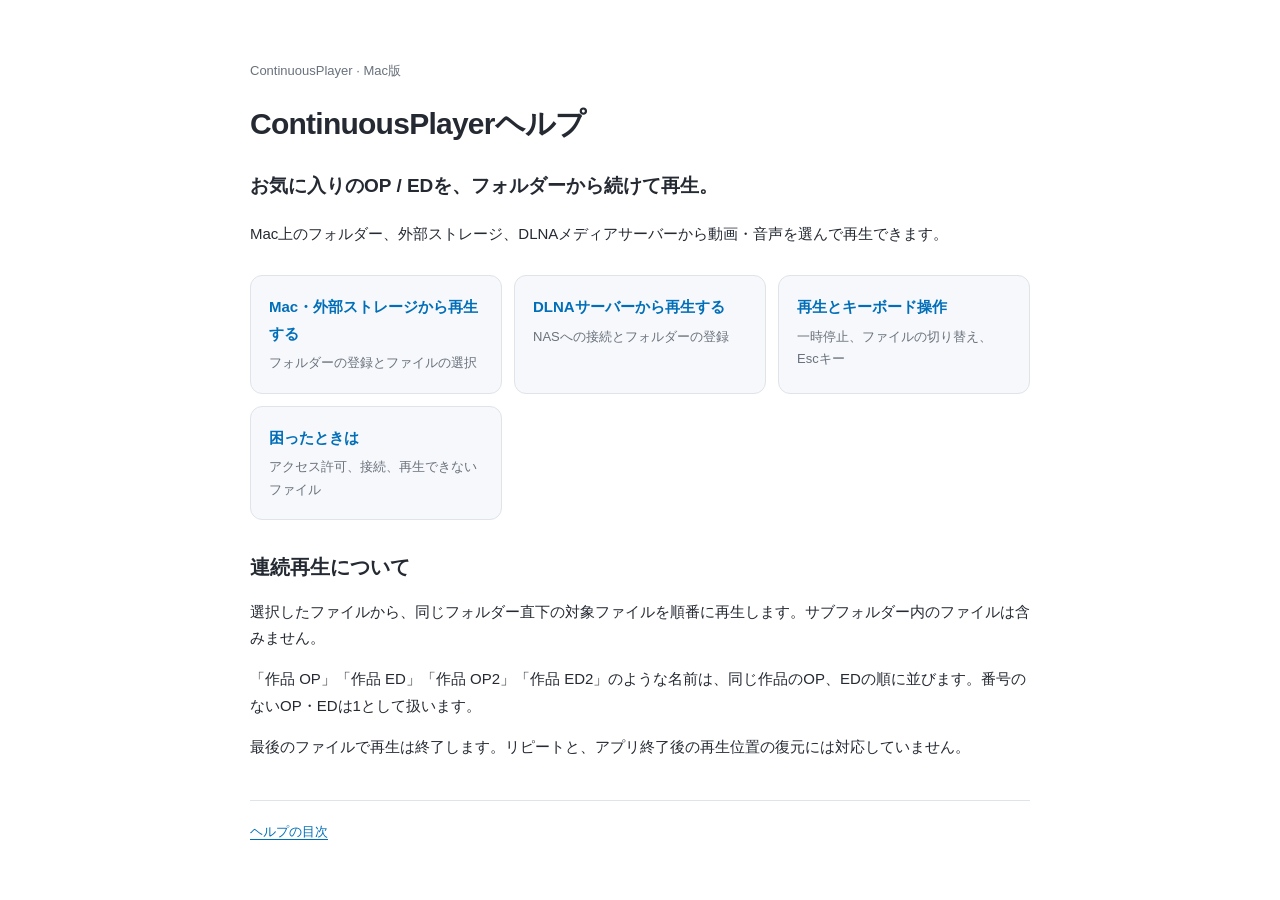
<file: MacHelp/ContinuousPlayer.help/Contents/Resources/ja.lproj/index.html>
<!doctype html>
<html lang="ja"><head><meta charset="utf-8">
<meta name="viewport" content="width=device-width, initial-scale=1">
<meta name="AppleTitle" content="ContinuousPlayerヘルプ">
<meta name="description" content="MacのフォルダーやDLNAサーバーに保存した動画・音声を連続再生します。">
<meta name="keywords" content="ContinuousPlayer, 動画, OP, ED, フォルダー, DLNA, Mac">
<title>ContinuousPlayerヘルプ</title><link rel="stylesheet" href="style.css"></head>
<body><main><header><p class="eyebrow">ContinuousPlayer · Mac版</p><h1>ContinuousPlayerヘルプ</h1></header>

<p class="intro">お気に入りのOP / EDを、フォルダーから続けて再生。</p>
<p>Mac上のフォルダー、外部ストレージ、DLNAメディアサーバーから動画・音声を選んで再生できます。</p>
<nav aria-label="ヘルプの目次" class="topics">
<a href="local.html"><strong>Mac・外部ストレージから再生する</strong><span>フォルダーの登録とファイルの選択</span></a>
<a href="dlna.html"><strong>DLNAサーバーから再生する</strong><span>NASへの接続とフォルダーの登録</span></a>
<a href="controls.html"><strong>再生とキーボード操作</strong><span>一時停止、ファイルの切り替え、Escキー</span></a>
<a href="troubleshooting.html"><strong>困ったときは</strong><span>アクセス許可、接続、再生できないファイル</span></a>
</nav>
<h2>連続再生について</h2>
<p>選択したファイルから、同じフォルダー直下の対象ファイルを順番に再生します。サブフォルダー内のファイルは含みません。</p>
<p>「作品 OP」「作品 ED」「作品 OP2」「作品 ED2」のような名前は、同じ作品のOP、EDの順に並びます。番号のないOP・EDは1として扱います。</p>
<p>最後のファイルで再生は終了します。リピートと、アプリ終了後の再生位置の復元には対応していません。</p>

<footer><a href="index.html">ヘルプの目次</a></footer></main></body></html>
</file>
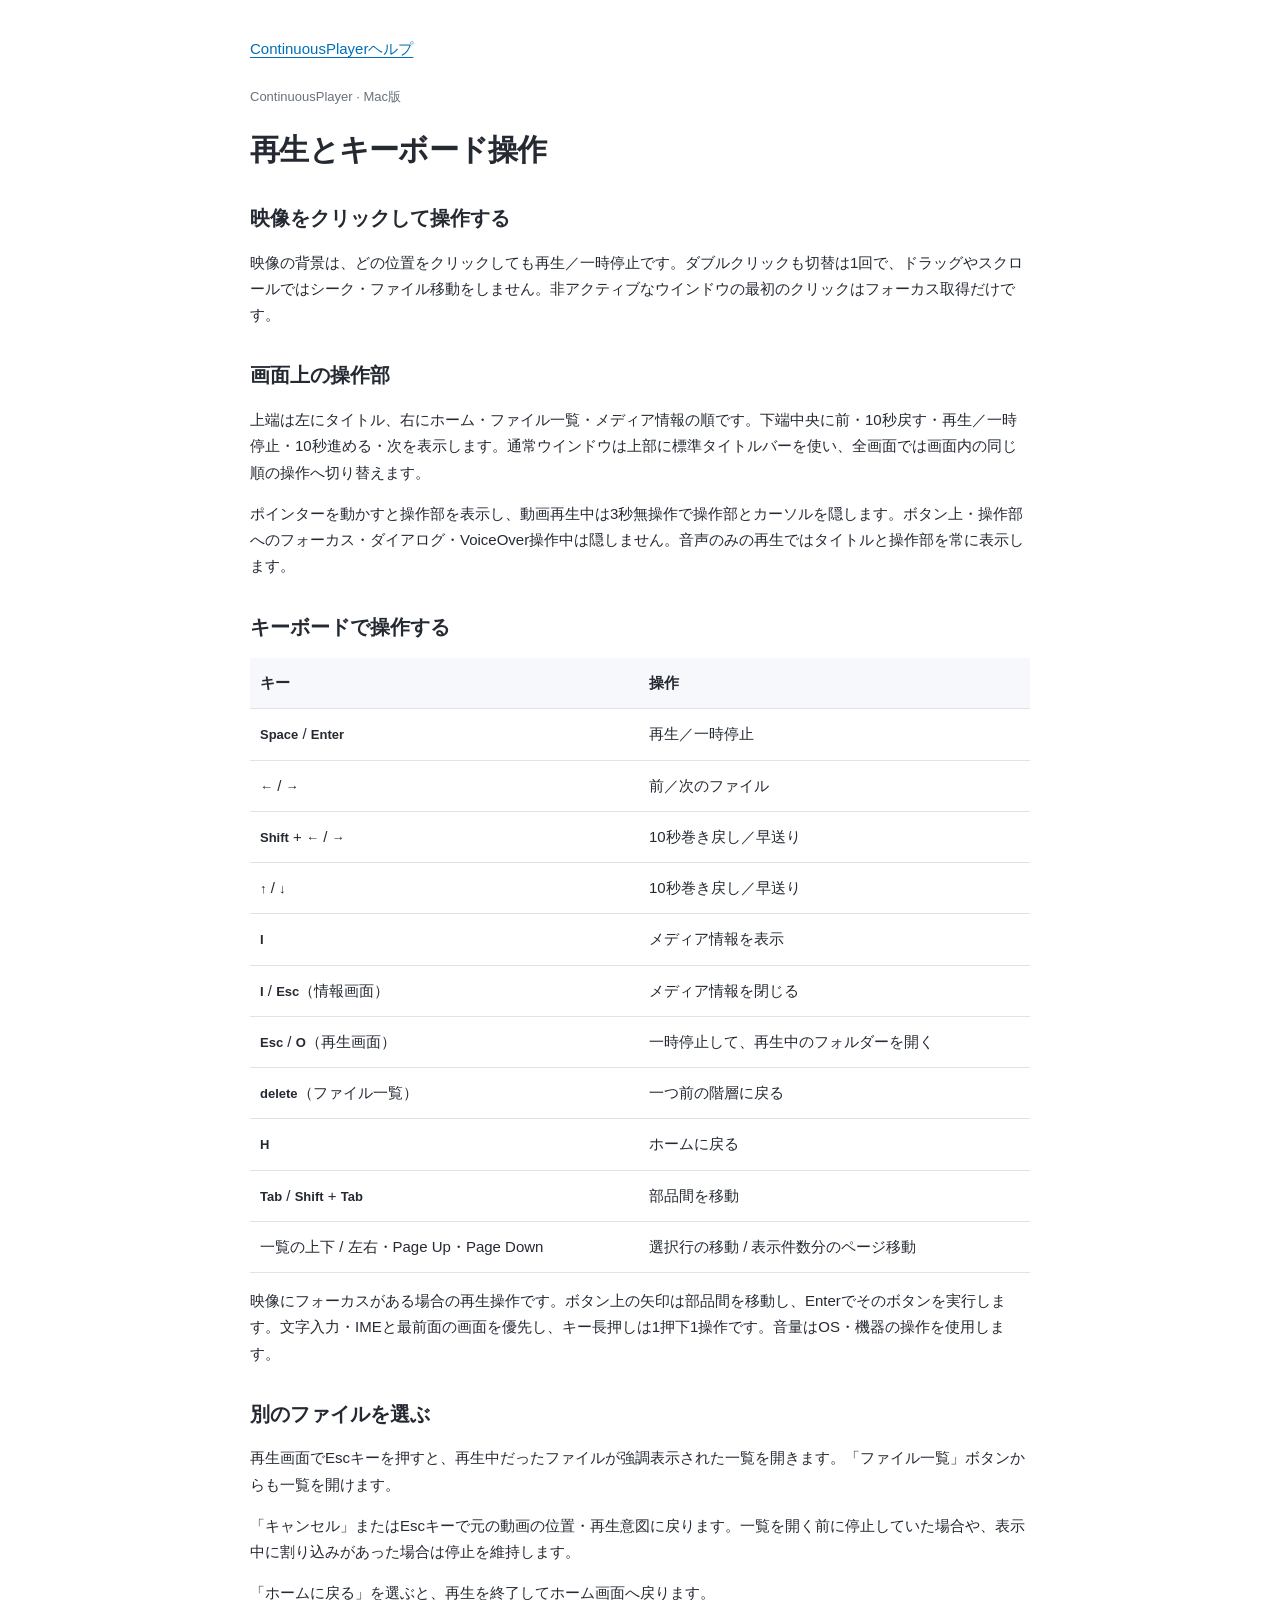
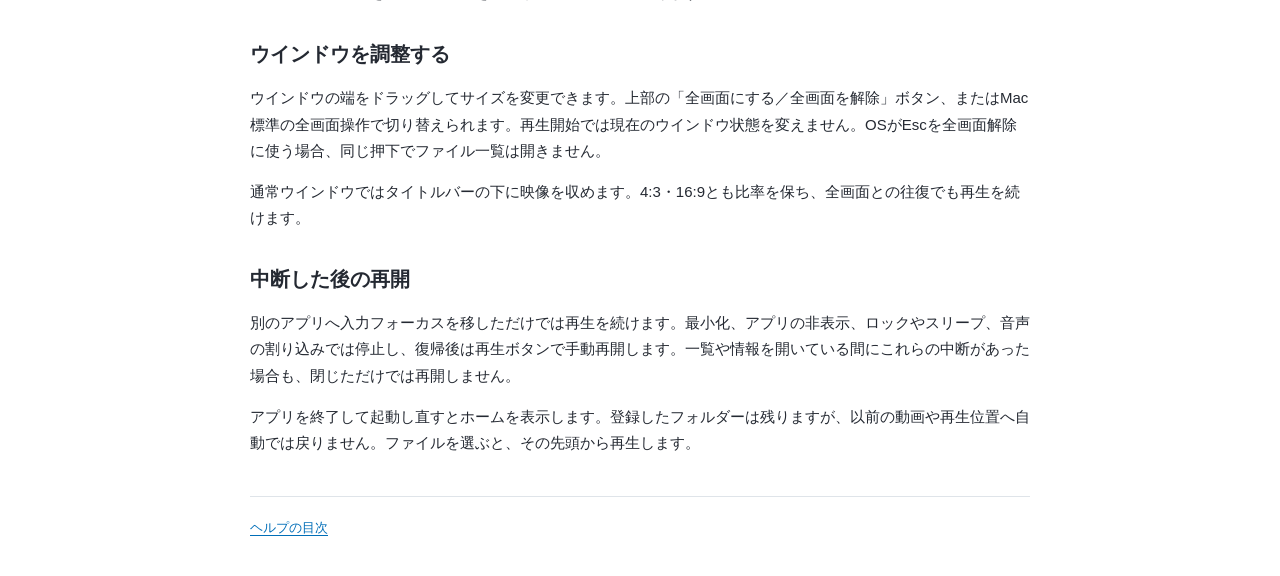
<file: MacHelp/ContinuousPlayer.help/Contents/Resources/ja.lproj/controls.html>
<!doctype html>
<html lang="ja"><head><meta charset="utf-8">
<meta name="viewport" content="width=device-width, initial-scale=1">
<meta name="AppleTitle" content="ContinuousPlayerヘルプ">
<meta name="description" content="Macで使えるクリック操作、ショートカット、ファイル選択への戻り方を説明します。">
<meta name="keywords" content="ContinuousPlayer, 動画, OP, ED, フォルダー, DLNA, Mac">
<title>再生とキーボード操作</title><link rel="stylesheet" href="style.css"></head>
<body><main><nav aria-label="パンくず"><a href="index.html">ContinuousPlayerヘルプ</a></nav><header><p class="eyebrow">ContinuousPlayer · Mac版</p><h1>再生とキーボード操作</h1></header>

<h2>映像をクリックして操作する</h2>
<p>映像の背景は、どの位置をクリックしても再生／一時停止です。ダブルクリックも切替は1回で、ドラッグやスクロールではシーク・ファイル移動をしません。非アクティブなウインドウの最初のクリックはフォーカス取得だけです。</p>
<h2>画面上の操作部</h2>
<p>上端は左にタイトル、右にホーム・ファイル一覧・メディア情報の順です。下端中央に前・10秒戻す・再生／一時停止・10秒進める・次を表示します。通常ウインドウは上部に標準タイトルバーを使い、全画面では画面内の同じ順の操作へ切り替えます。</p>
<p>ポインターを動かすと操作部を表示し、動画再生中は3秒無操作で操作部とカーソルを隠します。ボタン上・操作部へのフォーカス・ダイアログ・VoiceOver操作中は隠しません。音声のみの再生ではタイトルと操作部を常に表示します。</p>
<h2>キーボードで操作する</h2>
<table><thead><tr><th scope="col">キー</th><th scope="col">操作</th></tr></thead><tbody>
<tr><td><kbd>Space</kbd> / <kbd>Enter</kbd></td><td>再生／一時停止</td></tr>
<tr><td><kbd>←</kbd> / <kbd>→</kbd></td><td>前／次のファイル</td></tr>
<tr><td><kbd>Shift</kbd> + <kbd>←</kbd> / <kbd>→</kbd></td><td>10秒巻き戻し／早送り</td></tr>
<tr><td><kbd>↑</kbd> / <kbd>↓</kbd></td><td>10秒巻き戻し／早送り</td></tr>
<tr><td><kbd>I</kbd></td><td>メディア情報を表示</td></tr>
<tr><td><kbd>I</kbd> / <kbd>Esc</kbd>（情報画面）</td><td>メディア情報を閉じる</td></tr>
<tr><td><kbd>Esc</kbd> / <kbd>O</kbd>（再生画面）</td><td>一時停止して、再生中のフォルダーを開く</td></tr>
<tr><td><kbd>delete</kbd>（ファイル一覧）</td><td>一つ前の階層に戻る</td></tr>
<tr><td><kbd>H</kbd></td><td>ホームに戻る</td></tr>
<tr><td><kbd>Tab</kbd> / <kbd>Shift</kbd> + <kbd>Tab</kbd></td><td>部品間を移動</td></tr>
<tr><td>一覧の上下 / 左右・Page Up・Page Down</td><td>選択行の移動 / 表示件数分のページ移動</td></tr>
</tbody></table>
<p>映像にフォーカスがある場合の再生操作です。ボタン上の矢印は部品間を移動し、Enterでそのボタンを実行します。文字入力・IMEと最前面の画面を優先し、キー長押しは1押下1操作です。音量はOS・機器の操作を使用します。</p>
<h2>別のファイルを選ぶ</h2>
<p>再生画面でEscキーを押すと、再生中だったファイルが強調表示された一覧を開きます。「ファイル一覧」ボタンからも一覧を開けます。</p>
<p>「キャンセル」またはEscキーで元の動画の位置・再生意図に戻ります。一覧を開く前に停止していた場合や、表示中に割り込みがあった場合は停止を維持します。</p>
<p>「ホームに戻る」を選ぶと、再生を終了してホーム画面へ戻ります。</p>
<h2>ウインドウを調整する</h2>
<p>ウインドウの端をドラッグしてサイズを変更できます。上部の「全画面にする／全画面を解除」ボタン、またはMac標準の全画面操作で切り替えられます。再生開始では現在のウインドウ状態を変えません。OSがEscを全画面解除に使う場合、同じ押下でファイル一覧は開きません。</p>
<p>通常ウインドウではタイトルバーの下に映像を収めます。4:3・16:9とも比率を保ち、全画面との往復でも再生を続けます。</p>
<h2>中断した後の再開</h2>
<p>別のアプリへ入力フォーカスを移しただけでは再生を続けます。最小化、アプリの非表示、ロックやスリープ、音声の割り込みでは停止し、復帰後は再生ボタンで手動再開します。一覧や情報を開いている間にこれらの中断があった場合も、閉じただけでは再開しません。</p>
<p>アプリを終了して起動し直すとホームを表示します。登録したフォルダーは残りますが、以前の動画や再生位置へ自動では戻りません。ファイルを選ぶと、その先頭から再生します。</p>

<footer><a href="index.html">ヘルプの目次</a></footer></main></body></html>
</file>
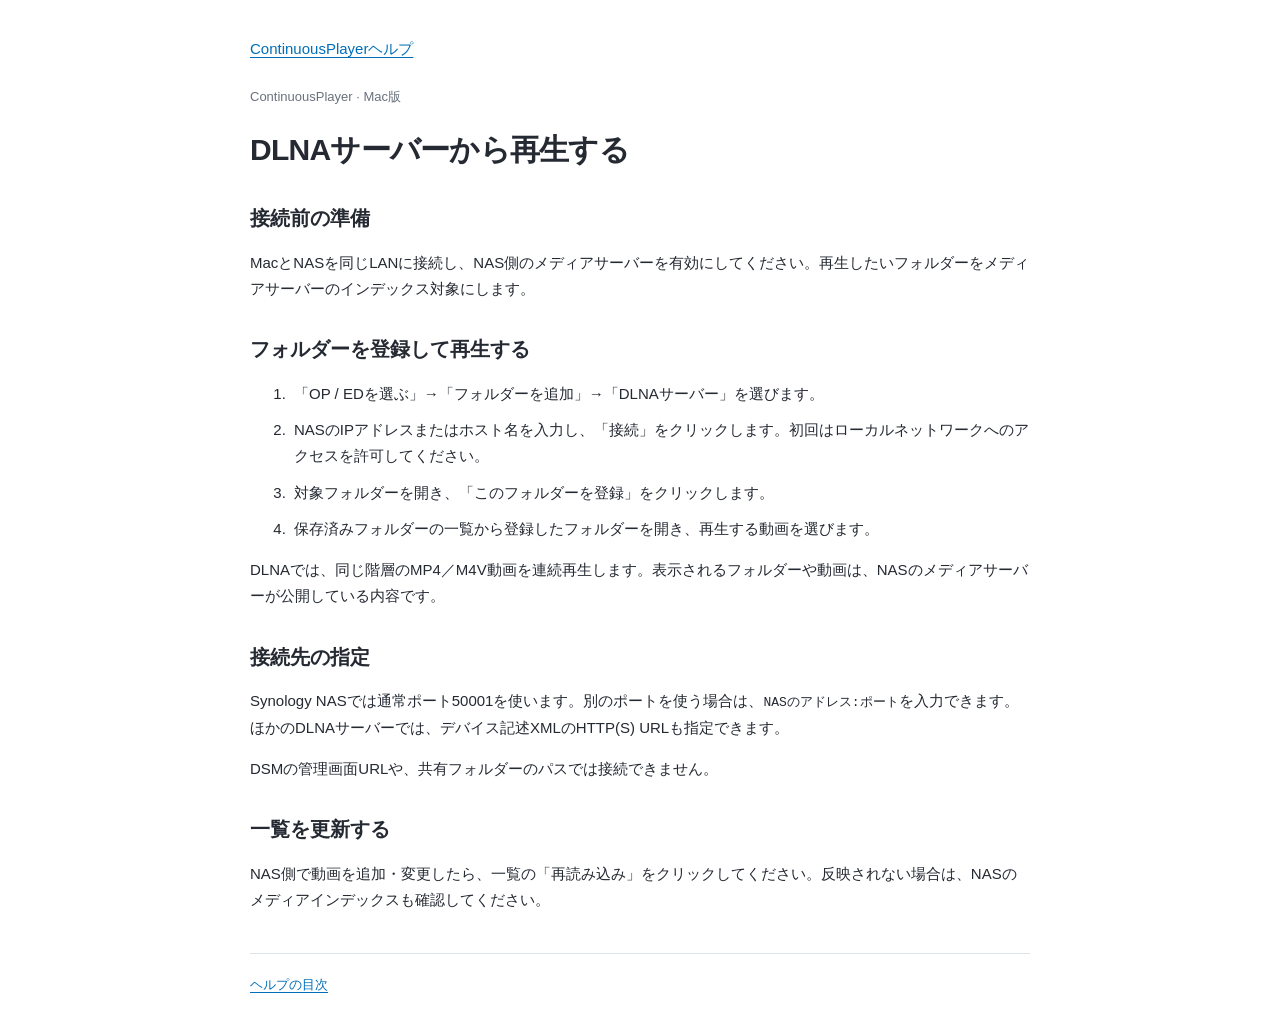
<file: MacHelp/ContinuousPlayer.help/Contents/Resources/ja.lproj/dlna.html>
<!doctype html>
<html lang="ja"><head><meta charset="utf-8">
<meta name="viewport" content="width=device-width, initial-scale=1">
<meta name="AppleTitle" content="ContinuousPlayerヘルプ">
<meta name="description" content="同じネットワークのNASに接続して、DLNAのフォルダーを登録します。">
<meta name="keywords" content="ContinuousPlayer, 動画, OP, ED, フォルダー, DLNA, Mac">
<title>DLNAサーバーから再生する</title><link rel="stylesheet" href="style.css"></head>
<body><main><nav aria-label="パンくず"><a href="index.html">ContinuousPlayerヘルプ</a></nav><header><p class="eyebrow">ContinuousPlayer · Mac版</p><h1>DLNAサーバーから再生する</h1></header>

<h2>接続前の準備</h2>
<p>MacとNASを同じLANに接続し、NAS側のメディアサーバーを有効にしてください。再生したいフォルダーをメディアサーバーのインデックス対象にします。</p>
<h2>フォルダーを登録して再生する</h2>
<ol><li>「OP / EDを選ぶ」→「フォルダーを追加」→「DLNAサーバー」を選びます。</li>
<li>NASのIPアドレスまたはホスト名を入力し、「接続」をクリックします。初回はローカルネットワークへのアクセスを許可してください。</li>
<li>対象フォルダーを開き、「このフォルダーを登録」をクリックします。</li>
<li>保存済みフォルダーの一覧から登録したフォルダーを開き、再生する動画を選びます。</li></ol>
<p>DLNAでは、同じ階層のMP4／M4V動画を連続再生します。表示されるフォルダーや動画は、NASのメディアサーバーが公開している内容です。</p>
<h2>接続先の指定</h2>
<p>Synology NASでは通常ポート50001を使います。別のポートを使う場合は、<code>NASのアドレス:ポート</code>を入力できます。ほかのDLNAサーバーでは、デバイス記述XMLのHTTP(S) URLも指定できます。</p>
<p>DSMの管理画面URLや、共有フォルダーのパスでは接続できません。</p>
<h2>一覧を更新する</h2>
<p>NAS側で動画を追加・変更したら、一覧の「再読み込み」をクリックしてください。反映されない場合は、NASのメディアインデックスも確認してください。</p>

<footer><a href="index.html">ヘルプの目次</a></footer></main></body></html>
</file>
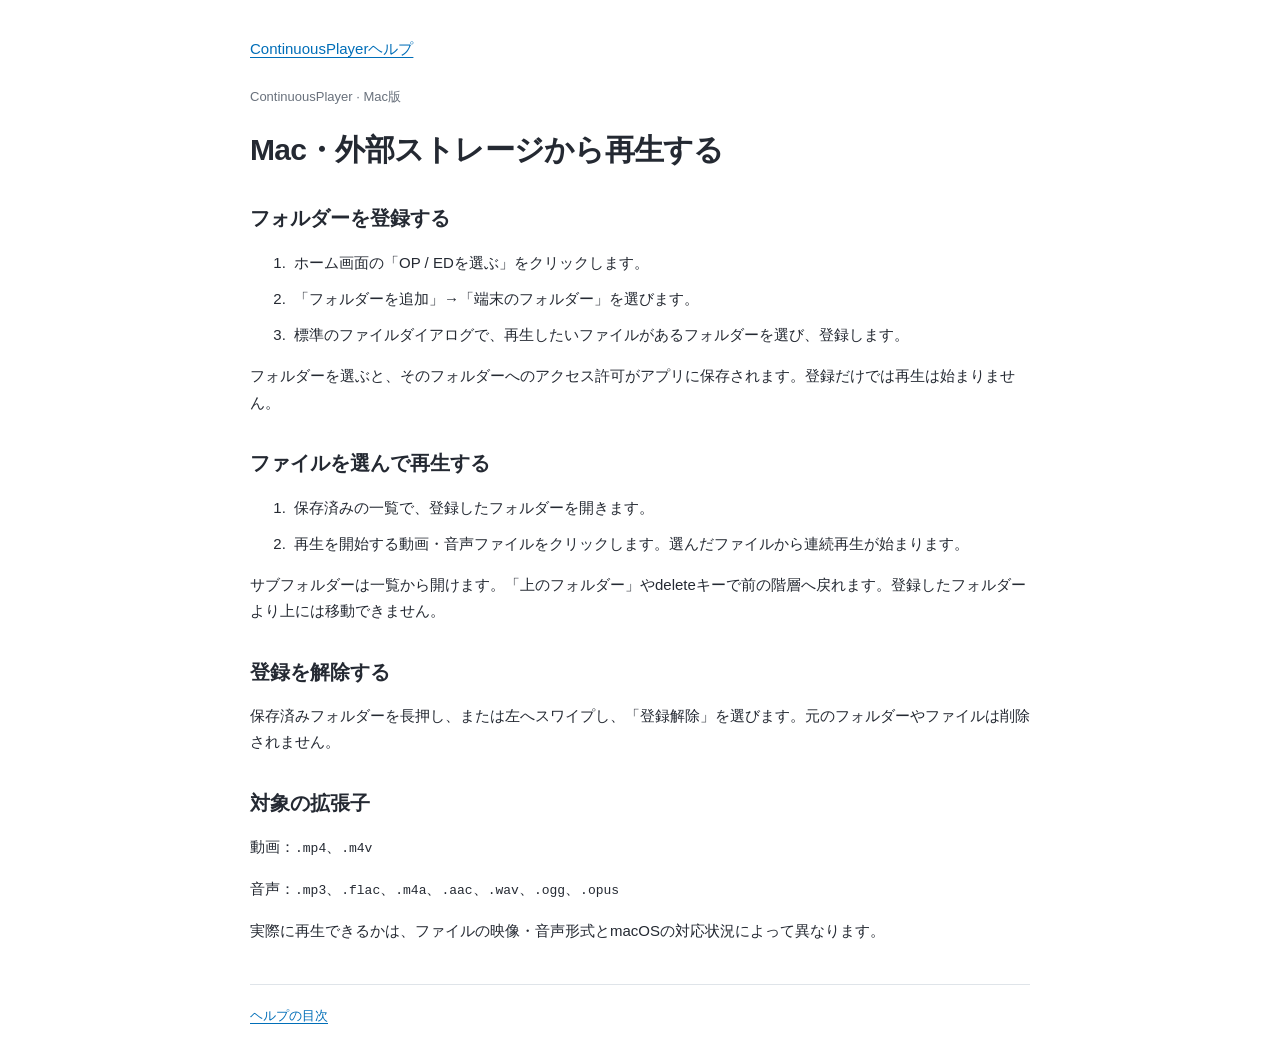
<file: MacHelp/ContinuousPlayer.help/Contents/Resources/ja.lproj/local.html>
<!doctype html>
<html lang="ja"><head><meta charset="utf-8">
<meta name="viewport" content="width=device-width, initial-scale=1">
<meta name="AppleTitle" content="ContinuousPlayerヘルプ">
<meta name="description" content="MacやUSBストレージのフォルダーを登録して、動画・音声ファイルを選びます。">
<meta name="keywords" content="ContinuousPlayer, 動画, OP, ED, フォルダー, DLNA, Mac">
<title>Mac・外部ストレージから再生する</title><link rel="stylesheet" href="style.css"></head>
<body><main><nav aria-label="パンくず"><a href="index.html">ContinuousPlayerヘルプ</a></nav><header><p class="eyebrow">ContinuousPlayer · Mac版</p><h1>Mac・外部ストレージから再生する</h1></header>

<h2>フォルダーを登録する</h2>
<ol><li>ホーム画面の「OP / EDを選ぶ」をクリックします。</li>
<li>「フォルダーを追加」→「端末のフォルダー」を選びます。</li>
<li>標準のファイルダイアログで、再生したいファイルがあるフォルダーを選び、登録します。</li></ol>
<p>フォルダーを選ぶと、そのフォルダーへのアクセス許可がアプリに保存されます。登録だけでは再生は始まりません。</p>
<h2>ファイルを選んで再生する</h2>
<ol><li>保存済みの一覧で、登録したフォルダーを開きます。</li>
<li>再生を開始する動画・音声ファイルをクリックします。選んだファイルから連続再生が始まります。</li></ol>
<p>サブフォルダーは一覧から開けます。「上のフォルダー」やdeleteキーで前の階層へ戻れます。登録したフォルダーより上には移動できません。</p>
<h2>登録を解除する</h2>
<p>保存済みフォルダーを長押し、または左へスワイプし、「登録解除」を選びます。元のフォルダーやファイルは削除されません。</p>
<h2>対象の拡張子</h2>
<p>動画：<code>.mp4</code>、<code>.m4v</code></p>
<p>音声：<code>.mp3</code>、<code>.flac</code>、<code>.m4a</code>、<code>.aac</code>、<code>.wav</code>、<code>.ogg</code>、<code>.opus</code></p>
<p>実際に再生できるかは、ファイルの映像・音声形式とmacOSの対応状況によって異なります。</p>

<footer><a href="index.html">ヘルプの目次</a></footer></main></body></html>
</file>
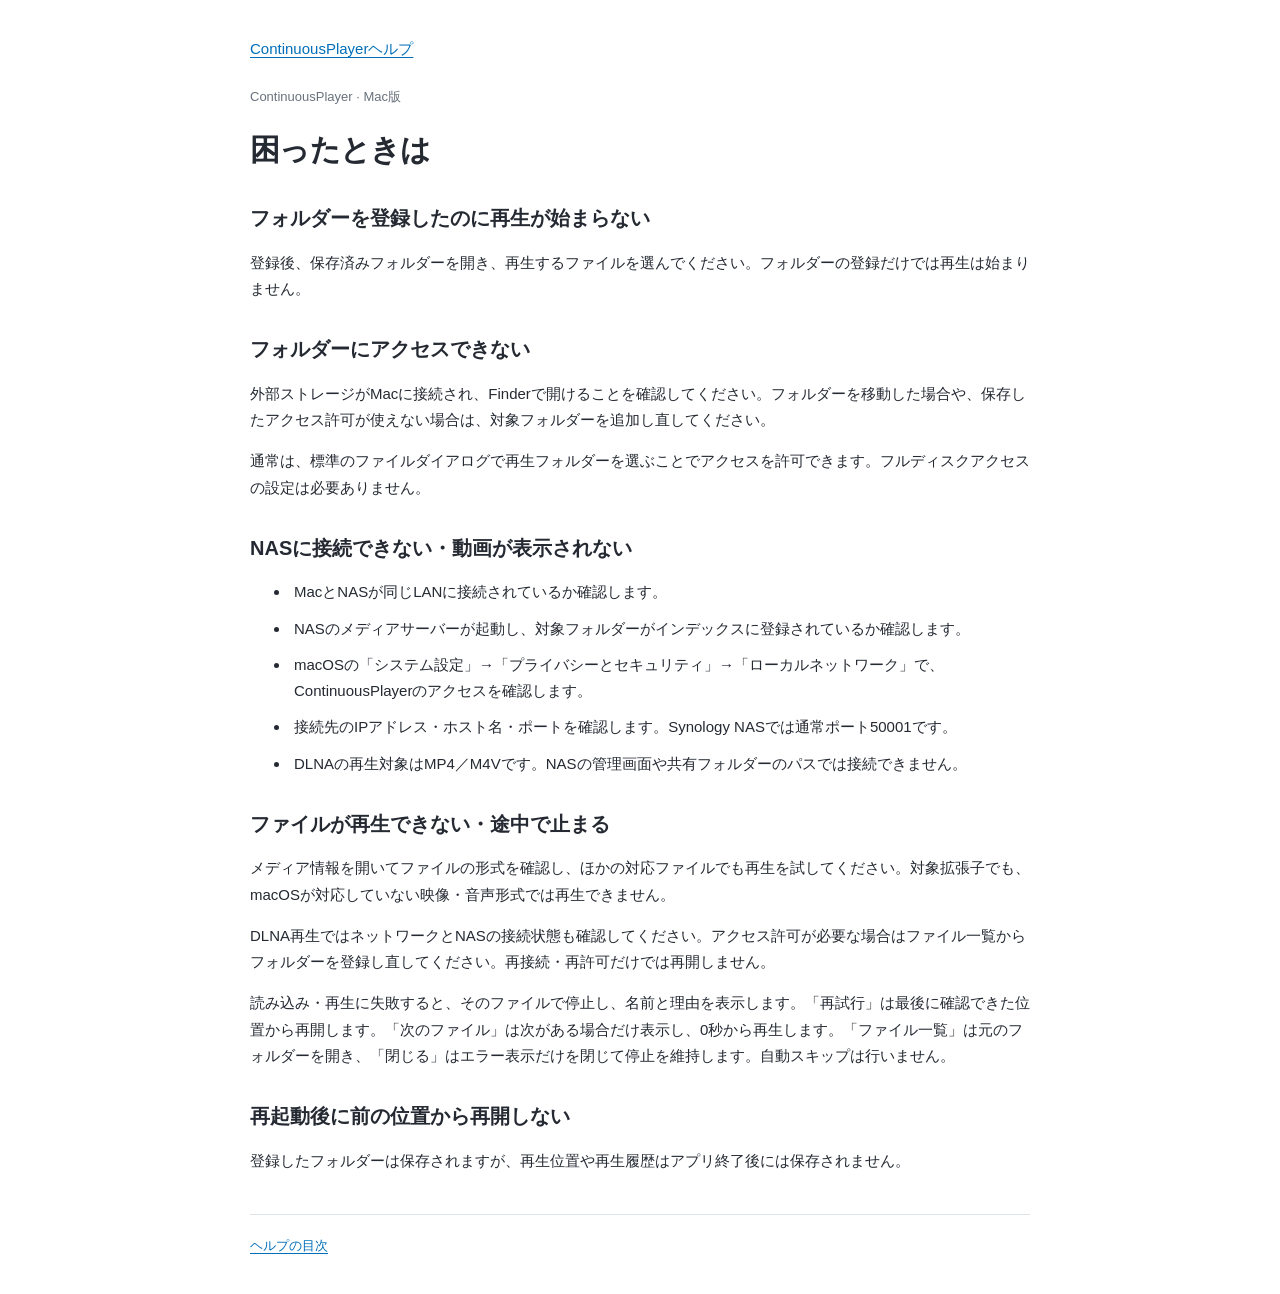
<file: MacHelp/ContinuousPlayer.help/Contents/Resources/ja.lproj/troubleshooting.html>
<!doctype html>
<html lang="ja"><head><meta charset="utf-8">
<meta name="viewport" content="width=device-width, initial-scale=1">
<meta name="AppleTitle" content="ContinuousPlayerヘルプ">
<meta name="description" content="フォルダーにアクセスできない、NASにつながらない、再生できないときの確認事項です。">
<meta name="keywords" content="ContinuousPlayer, 動画, OP, ED, フォルダー, DLNA, Mac">
<title>困ったときは</title><link rel="stylesheet" href="style.css"></head>
<body><main><nav aria-label="パンくず"><a href="index.html">ContinuousPlayerヘルプ</a></nav><header><p class="eyebrow">ContinuousPlayer · Mac版</p><h1>困ったときは</h1></header>

<h2>フォルダーを登録したのに再生が始まらない</h2>
<p>登録後、保存済みフォルダーを開き、再生するファイルを選んでください。フォルダーの登録だけでは再生は始まりません。</p>
<h2>フォルダーにアクセスできない</h2>
<p>外部ストレージがMacに接続され、Finderで開けることを確認してください。フォルダーを移動した場合や、保存したアクセス許可が使えない場合は、対象フォルダーを追加し直してください。</p>
<p>通常は、標準のファイルダイアログで再生フォルダーを選ぶことでアクセスを許可できます。フルディスクアクセスの設定は必要ありません。</p>
<h2>NASに接続できない・動画が表示されない</h2>
<ul><li>MacとNASが同じLANに接続されているか確認します。</li>
<li>NASのメディアサーバーが起動し、対象フォルダーがインデックスに登録されているか確認します。</li>
<li>macOSの「システム設定」→「プライバシーとセキュリティ」→「ローカルネットワーク」で、ContinuousPlayerのアクセスを確認します。</li>
<li>接続先のIPアドレス・ホスト名・ポートを確認します。Synology NASでは通常ポート50001です。</li>
<li>DLNAの再生対象はMP4／M4Vです。NASの管理画面や共有フォルダーのパスでは接続できません。</li></ul>
<h2>ファイルが再生できない・途中で止まる</h2>
<p>メディア情報を開いてファイルの形式を確認し、ほかの対応ファイルでも再生を試してください。対象拡張子でも、macOSが対応していない映像・音声形式では再生できません。</p>
<p>DLNA再生ではネットワークとNASの接続状態も確認してください。アクセス許可が必要な場合はファイル一覧からフォルダーを登録し直してください。再接続・再許可だけでは再開しません。</p>
<p>読み込み・再生に失敗すると、そのファイルで停止し、名前と理由を表示します。「再試行」は最後に確認できた位置から再開します。「次のファイル」は次がある場合だけ表示し、0秒から再生します。「ファイル一覧」は元のフォルダーを開き、「閉じる」はエラー表示だけを閉じて停止を維持します。自動スキップは行いません。</p>
<h2>再起動後に前の位置から再開しない</h2>
<p>登録したフォルダーは保存されますが、再生位置や再生履歴はアプリ終了後には保存されません。</p>

<footer><a href="index.html">ヘルプの目次</a></footer></main></body></html>
</file>
<file: MacHelp/ContinuousPlayer.help/Contents/Resources/ja.lproj/style.css>
:root { color-scheme: light dark; font-family: -apple-system, BlinkMacSystemFont, sans-serif; font-size: 15px; line-height: 1.75; color: #242932; background: #fff; }
body { margin: 0; } main { max-width: 780px; margin: auto; padding: 36px 32px; }
header { margin: 24px 0; } h1 { font-size: 30px; line-height: 1.4; letter-spacing: -.025em; }
h2 { font-size: 20px; margin-top: 32px; line-height: 1.5; } p, li { overflow-wrap: anywhere; }
a { color: #006eb8; text-underline-offset: 3px; } a:focus-visible { outline: 3px solid #0a84ff; outline-offset: 4px; }
.eyebrow { font-size: 13px; color: #69717c; } .intro { font-size: 19px; font-weight: 600; }
.topics { display: grid; grid-template-columns: repeat(auto-fit, minmax(240px, 1fr)); gap: 12px; margin: 28px 0; }
.topics a { display: block; padding: 18px; border: 1px solid #dfe4e9; border-radius: 12px; background: #f6f8fb; text-decoration: none; }
.topics a:hover { border-color: #006eb8; } .topics strong, .topics span { display: block; } .topics span { margin-top: 5px; font-size: 13px; color: #69717c; }
li { padding-left: 4px; margin-bottom: 10px; } table { width: 100%; border-collapse: collapse; }
th, td { text-align: left; vertical-align: top; padding: 12px 10px; border-bottom: 1px solid #dfe4e9; }
th { background: #f6f8fb; } kbd, code { font-size: 13px; } kbd { white-space: nowrap; font-family: inherit; font-weight: 600; }
footer { margin-top: 40px; padding-top: 20px; border-top: 1px solid #dfe4e9; font-size: 13px; }
@media (prefers-color-scheme: dark) { :root { color: #e8eaf0; background: #1c1d21; } a { color: #79c4ff; } .eyebrow, .topics span { color: #a4abb8; } .topics a, th { background: #282b32; } .topics a, th, td, footer { border-color: #424650; } }
@media (max-width: 480px) { main { padding: 20px; } h1 { font-size: 25px; } }
</file>
